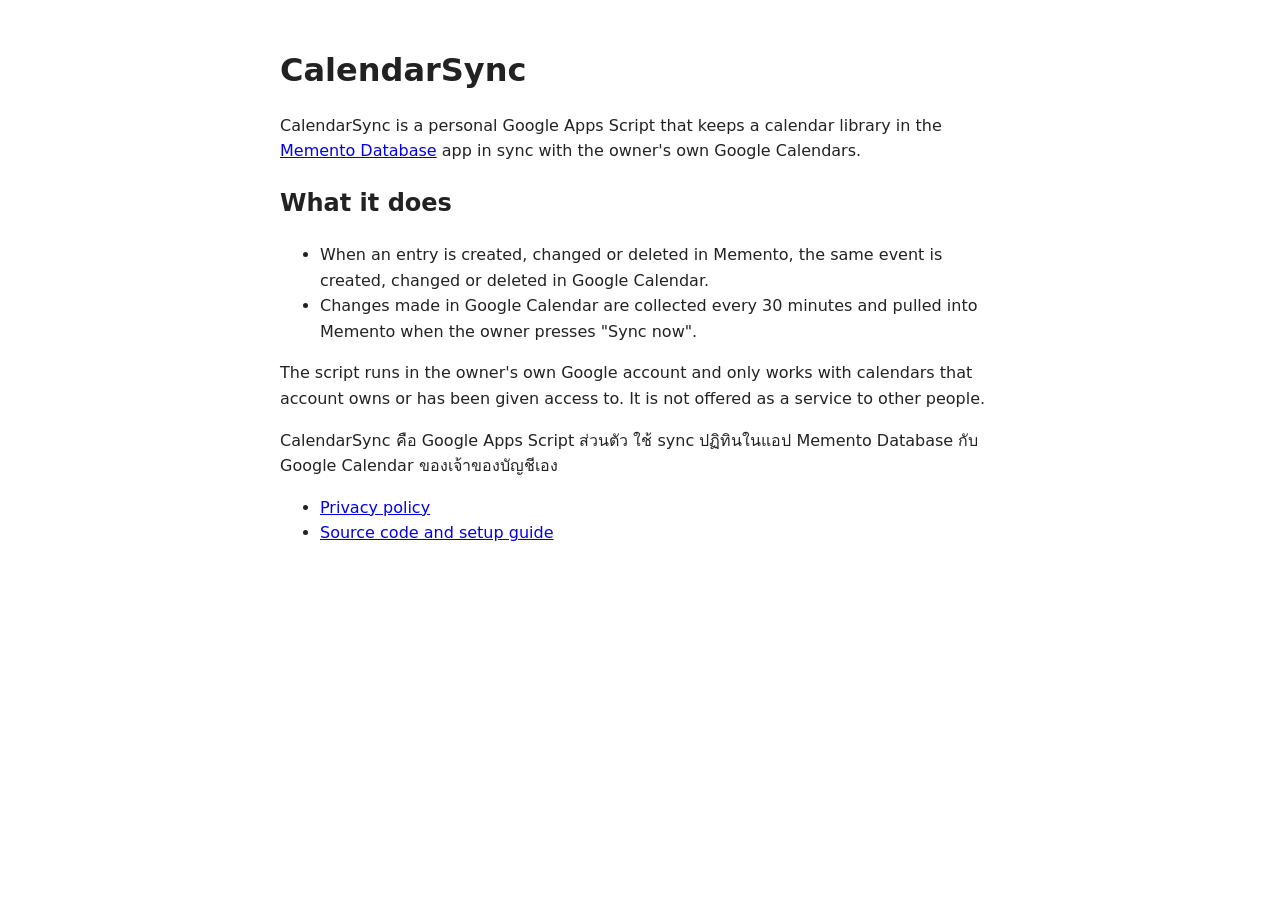
<file: docs/index.html>
<!doctype html>
<html lang="en">
<head>
<meta charset="utf-8">
<meta name="viewport" content="width=device-width, initial-scale=1">
<title>CalendarSync</title>
<style>
  body { font-family: system-ui, sans-serif; max-width: 720px; margin: 0 auto; padding: 24px 16px; line-height: 1.6; color: #222; background: #fff; }
  @media (prefers-color-scheme: dark) { body { color: #ddd; background: #161616; } a { color: #8ab4f8; } }
  h1 { margin-bottom: 0.2em; }
</style>
</head>
<body>
<h1>CalendarSync</h1>
<p>CalendarSync is a personal Google Apps Script that keeps a calendar library in the
<a href="https://mementodatabase.com/">Memento Database</a> app in sync with the owner's own Google Calendars.</p>

<h2>What it does</h2>
<ul>
  <li>When an entry is created, changed or deleted in Memento, the same event is created, changed or deleted in Google Calendar.</li>
  <li>Changes made in Google Calendar are collected every 30 minutes and pulled into Memento when the owner presses "Sync now".</li>
</ul>
<p>The script runs in the owner's own Google account and only works with calendars that account owns or has been given access to.
It is not offered as a service to other people.</p>

<p lang="th">CalendarSync คือ Google Apps Script ส่วนตัว ใช้ sync ปฏิทินในแอป Memento Database กับ Google Calendar ของเจ้าของบัญชีเอง</p>

<ul>
  <li><a href="privacy.html">Privacy policy</a></li>
  <li><a href="https://github.com/kimchaip/UroModule/tree/master/AppsScript">Source code and setup guide</a></li>
</ul>
</body>
</html>
</file>
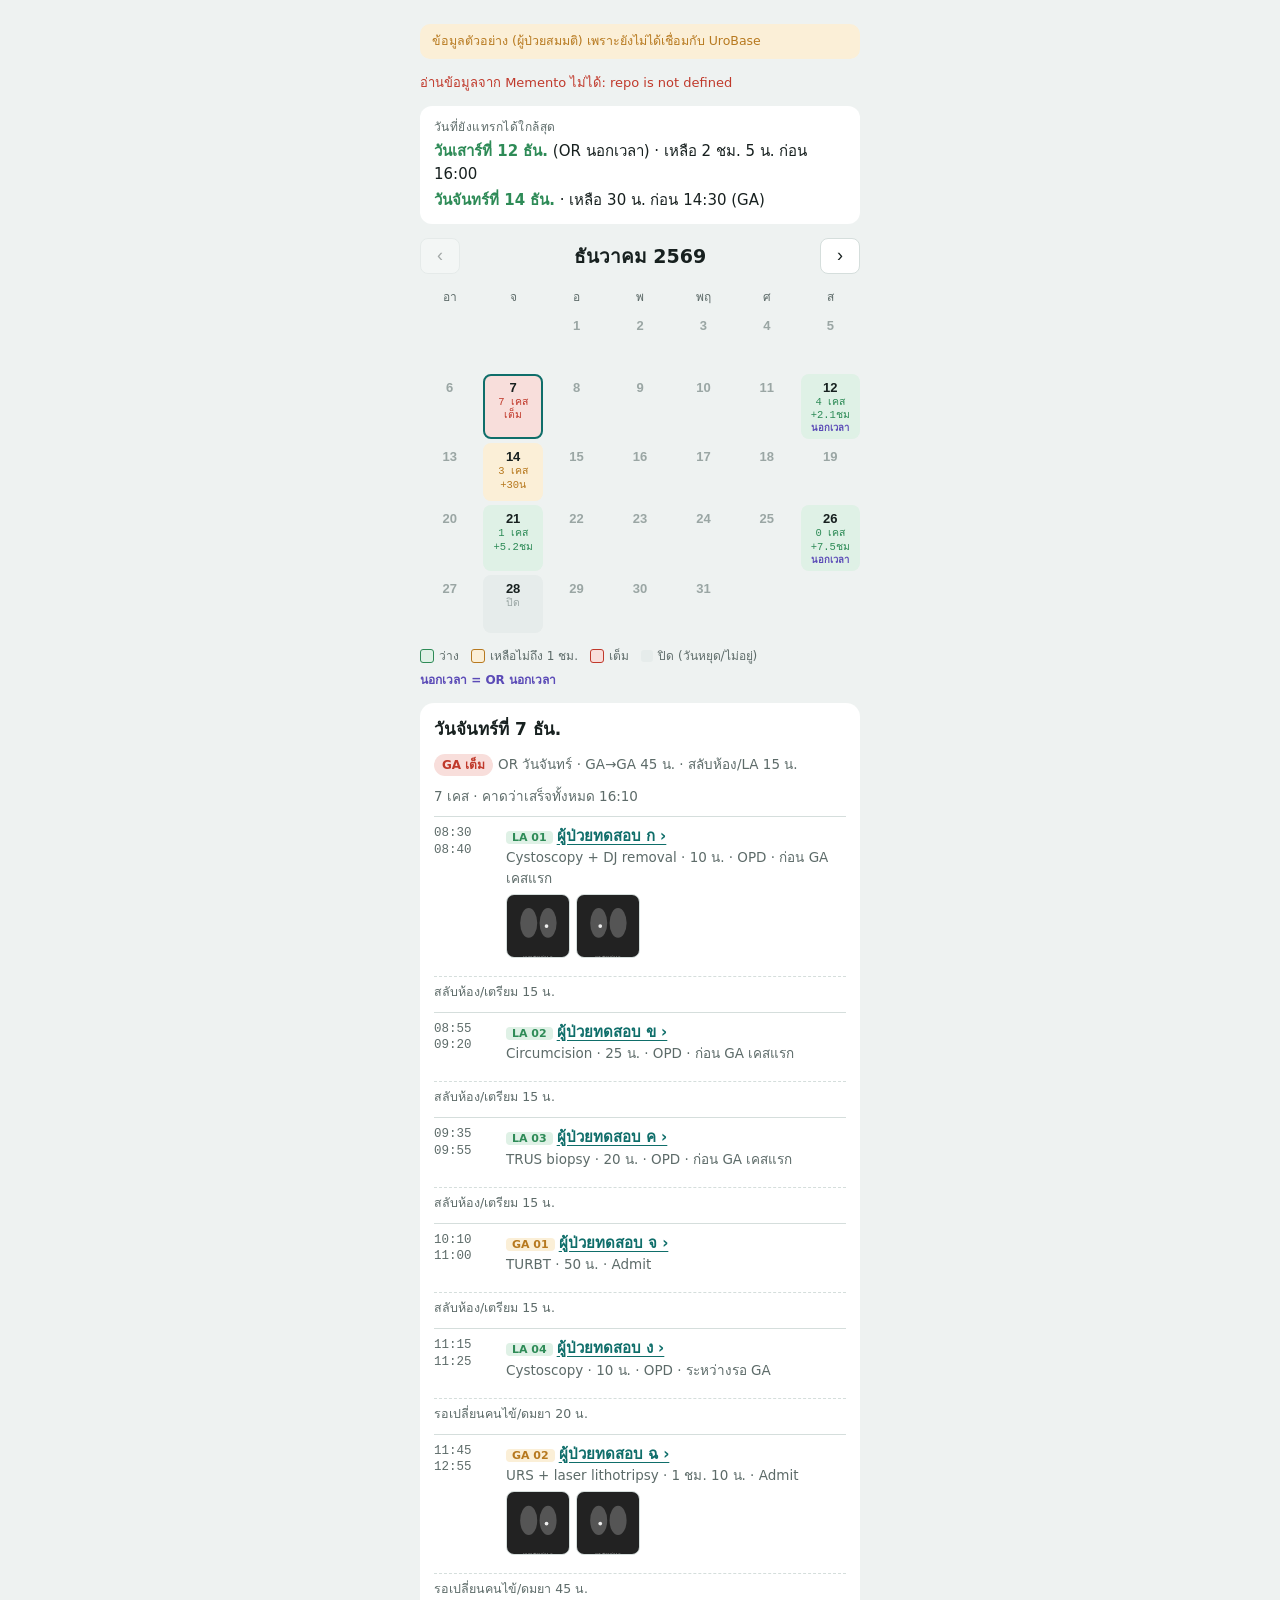
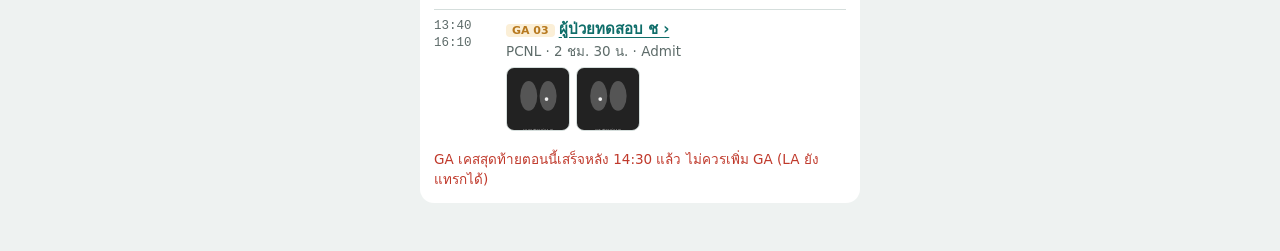
<file: MiniApp/OrQueue/index.html>
<!doctype html>
<html lang="th">
<head>
<meta charset="utf-8">
<meta name="viewport" content="width=device-width, initial-scale=1, viewport-fit=cover">
<title>คิวผ่าตัด Uro</title>
</head>
<body>
<style>
/* Layout: one phone-width column; month grid on top, tapped day's timeline below */
[hidden]{display:none!important}
:root{
  --bg:#eef2f1; --card:#ffffff; --fg:#17201f; --muted:#5d6b69; --line:#d5dedc;
  --accent:#0f6e6a; --free:#2e8b57; --freebg:#dff1e6; --tight:#b7791f; --tightbg:#fbefd7;
  --full:#c0392b; --fullbg:#f8dedb; --off:#9aa6a4; --offbg:#e6eceb; --oh:#5b4bb7;
  --font:system-ui,"Noto Sans Thai",sans-serif; --mono:ui-monospace,"Roboto Mono",monospace;
}
@media (prefers-color-scheme:dark){:root:not([data-theme="light"]){
  --bg:#0f1716; --card:#172221; --fg:#e4ecea; --muted:#9db0ad; --line:#2b3a38;
  --accent:#4fc2bb; --free:#5fcf8c; --freebg:#173528; --tight:#e6b04d; --tightbg:#3a2e14;
  --full:#f07a6c; --fullbg:#3d1d1a; --off:#6b7a78; --offbg:#1d2928; --oh:#a79bf2; color-scheme:dark}}
:root[data-theme="dark"]{
  --bg:#0f1716; --card:#172221; --fg:#e4ecea; --muted:#9db0ad; --line:#2b3a38;
  --accent:#4fc2bb; --free:#5fcf8c; --freebg:#173528; --tight:#e6b04d; --tightbg:#3a2e14;
  --full:#f07a6c; --fullbg:#3d1d1a; --off:#6b7a78; --offbg:#1d2928; --oh:#a79bf2; color-scheme:dark}
body{background:var(--bg);color:var(--fg);font-family:var(--font);font-size:15px;line-height:1.5}
.wrap{max-width:440px;margin:0 auto;padding-block:16px 40px;padding-left:max(16px,env(safe-area-inset-left,0px));padding-right:max(16px,env(safe-area-inset-right,0px));display:flex;flex-direction:column;gap:14px}
.note{font-size:13px;color:var(--muted);background:var(--card);border:1px dashed var(--line);border-radius:10px;padding:8px 12px}
.next{background:var(--card);border-radius:12px;padding:12px 14px;display:flex;flex-direction:column;gap:4px}
.next b{color:var(--free)}
.next .lbl{font-size:12px;color:var(--muted);letter-spacing:.04em}
.mhead{display:flex;align-items:center;justify-content:space-between}
.mhead h1{font-size:19px;margin:0;font-weight:700}
.mhead button{background:var(--card);border:1px solid var(--line);color:var(--fg);border-radius:8px;width:40px;height:36px;font-size:18px;cursor:pointer}
.mhead button:disabled{opacity:.35}
.grid{display:grid;grid-template-columns:repeat(7,1fr);gap:4px}
.dow{text-align:center;font-size:12px;color:var(--muted);padding-bottom:2px}
.cell{min-height:58px;border-radius:8px;padding:4px 3px;display:flex;flex-direction:column;align-items:center;gap:1px;font-size:13px;color:var(--off);border:2px solid transparent;background:transparent}
.cell.op{cursor:pointer;color:var(--fg)}
.cell.free{background:var(--freebg)}.cell.tight{background:var(--tightbg)}.cell.full{background:var(--fullbg)}
.cell.closed{background:var(--offbg)}
.cell.sel{border-color:var(--accent)}
.cell .d{font-weight:600}
.cell .s{font-family:var(--mono);font-size:10.5px;line-height:1.2}
.cell.free .s{color:var(--free)}.cell.tight .s{color:var(--tight)}.cell.full .s{color:var(--full)}.cell.closed .s{color:var(--off)}
.cell .tag{font-size:9.5px;color:var(--oh);font-weight:600;line-height:1.1}
.cell.past{opacity:.45}
.legend{display:flex;flex-wrap:wrap;gap:6px 12px;font-size:12px;color:var(--muted)}
.legend span{display:inline-flex;align-items:center;gap:5px}
.legend i{width:12px;height:12px;border-radius:3px;display:inline-block}
.day{background:var(--card);border-radius:14px;padding:14px;display:flex;flex-direction:column;gap:10px}
.day h2{margin:0;font-size:17px}
.pill{display:inline-block;font-size:12px;font-weight:600;padding:2px 8px;border-radius:99px}
.pill.free{background:var(--freebg);color:var(--free)}.pill.tight{background:var(--tightbg);color:var(--tight)}.pill.full{background:var(--fullbg);color:var(--full)}.pill.closed{background:var(--offbg);color:var(--off)}
.sum{font-size:13.5px;color:var(--muted)}
.case{display:grid;grid-template-columns:62px 1fr;gap:10px;padding:8px 0;border-top:1px solid var(--line)}
.case .t{font-family:var(--mono);font-size:12.5px;color:var(--muted);line-height:1.35}
.case .n{font-weight:600}
.case .o{font-size:13.5px;color:var(--muted)}
.type{font-size:11px;font-weight:700;padding:0 6px;border-radius:4px;margin-right:4px}
.type.GA{background:var(--tightbg);color:var(--tight)}.type.LA{background:var(--freebg);color:var(--free)}
.warn{color:var(--full);font-size:12.5px}
.gap{border-top:1px dashed var(--line);padding:6px 0 0;font-size:12.5px;color:var(--muted)}
.cut{border-top:2px solid var(--full);padding-top:4px;font-size:12px;color:var(--full);font-weight:600}
.slot{border:2px dashed var(--free);border-radius:10px;padding:8px 10px;color:var(--free);font-weight:600;font-size:14px}
.slot.t{border-color:var(--tight);color:var(--tight)}
.err{color:var(--full);font-size:13px;white-space:pre-wrap}
.demo{font-size:12.5px;color:var(--tight);background:var(--tightbg);border-radius:10px;padding:8px 12px}
.ph{display:flex;gap:6px;margin-top:6px;flex-wrap:wrap}
.thumb{width:64px;height:64px;padding:0;border:1px solid var(--line);border-radius:8px;overflow:hidden;background:var(--offbg);cursor:pointer;color:var(--fg);font-weight:600}
.thumb img{width:100%;height:100%;object-fit:cover;display:block}
.thumb.bad::after{content:"ไม่มีรูป";font-size:11px;color:var(--muted)}
.thumb.bad img{display:none}
.viewer{position:fixed;inset:0;z-index:20;background:#000;display:flex;flex-direction:column;padding-top:env(safe-area-inset-top,0px);padding-bottom:env(safe-area-inset-bottom,0px)}
.viewer img{flex:1;min-height:0;width:100%;object-fit:contain;touch-action:pinch-zoom}
.vbar{display:flex;align-items:center;gap:8px;padding:10px max(12px,env(safe-area-inset-left,0px));color:#eee;font-size:14px}
.vbar span{flex:1;min-width:0;text-align:center}
.vbar button{background:#333;color:#fff;border:0;border-radius:8px;width:44px;height:40px;font-size:18px;cursor:pointer}
.link{background:none;border:0;padding:0;font:inherit;font-weight:600;color:var(--accent);text-decoration:underline;text-underline-offset:3px;cursor:pointer;text-align:left}
.toast{position:fixed;left:50%;transform:translateX(-50%);bottom:calc(20px + env(safe-area-inset-bottom,0px));z-index:30;background:var(--fg);color:var(--bg);padding:8px 14px;border-radius:99px;font-size:13.5px;max-width:90%}
</style>
<div class="wrap">
  <div class="demo" id="demo" hidden>ข้อมูลตัวอย่าง (ผู้ป่วยสมมติ) เพราะยังไม่ได้เชื่อมกับ UroBase</div>
  <div class="err" id="err"></div>
  <div class="next" id="next"></div>
  <div class="mhead">
    <button id="prev" type="button" aria-label="เดือนก่อน">‹</button>
    <h1 id="mtitle"></h1>
    <button id="nextm" type="button" aria-label="เดือนถัดไป">›</button>
  </div>
  <div class="grid" id="grid"></div>
  <div class="legend">
    <span><i style="background:var(--freebg);border:1px solid var(--free)"></i>ว่าง</span>
    <span><i style="background:var(--tightbg);border:1px solid var(--tight)"></i>เหลือไม่ถึง 1 ชม.</span>
    <span><i style="background:var(--fullbg);border:1px solid var(--full)"></i>เต็ม</span>
    <span><i style="background:var(--offbg)"></i>ปิด (วันหยุด/ไม่อยู่)</span>
    <span style="color:var(--oh);font-weight:600">นอกเวลา = OR นอกเวลา</span>
  </div>
  <div class="day" id="day"></div>
</div>
<div class="viewer" id="viewer" hidden>
  <img id="vimg" alt="รูปขยาย">
  <div class="vbar">
    <button type="button" id="vprev" aria-label="รูปก่อน">‹</button>
    <span id="vcap"></span>
    <button type="button" id="vnext" aria-label="รูปถัดไป">›</button>
    <button type="button" id="vclose" aria-label="ปิด">✕</button>
  </div>
</div>
<div class="toast" id="toast" hidden></div>
<script src="repository.js"></script>
<script>
// OrQueue: estimate the OR timeline of one day and how much room is left.
// Pure functions, no Memento API, so the same code runs in the mini app,
// in the mockup and in node tests (test/orqueue.test.js).
//
// Rules (kim, 2026-11-13):
//  - OR days: every Monday, plus days with a Holidays entry of calendar "Kim"
//    titled "OR นอกเวลา" (Saturdays). There is never OR นอกเวลา on a Monday.
//  - Start 08:30.
//  - LA (OPD) cases go first while the first GA patient is prepared (2-3 cases),
//    and between GA cases (about 2 cases) instead of waiting for the GA turnover.
//    OPD LA is never the last case. Admitted LA may be done after the last GA.
//  - GA cases: shortest first (not by Que), so the long one is last.
//  - Turnover: GA -> GA 45 min on Monday, 20 min OR นอกเวลา (2 rooms alternate).
//    LA -> LA and LA <-> GA 15 min (different room, op note).
//  - Monday: a new GA can be added when the current last GA ends by 14:30
//    (the second-to-last case must finish by 14:30; the last may run late).
//  - OR นอกเวลา: the last case must START before 16:00.
//  - Missing OpLength: assume GA 60 min, LA 15 min.

var orq = {
  START: 8 * 60 + 30,
  MON_CUT: 14 * 60 + 30,
  OH_LAST_START: 16 * 60,
  GA_TURN: { MON: 45, OH: 20 },
  SWITCH: 15,
  DEFAULT_LEN: { GA: 60, LA: 15 },
  LA_FIRST_MAX: 3,   // LA before the first GA
  LA_GAP_MAX: 2,     // LA between two GA
  GREEN_MIN: 60,     // minutes left for "free" (green); less = "tight" (yellow)

  // Kind of day from the Holidays entries of that date.
  // hols: [{ title, calendar, holiday:Boolean, outOfDuty:Boolean }]
  // returns null (not an OR day), {kind:"closed", why}, or {kind:"op", mode:"MON"|"OH"}
  dayKind: function (date, hols) {
    hols = hols || [];
    var off = hols.filter(function (h) { return h.outOfDuty; });
    if (off.length) return { kind: "closed", why: off[0].title || "ไม่อยู่" };
    var oh = hols.some(function (h) {
      return h.calendar == "Kim" && /or\s*นอกเวลา/i.test(h.title || "");
    });
    if (oh) return { kind: "op", mode: "OH" };
    if (date.getDay() !== 1) return null;
    var hol = hols.filter(function (h) { return h.holiday; });
    if (hol.length) return { kind: "closed", why: hol[0].title || "วันหยุด" };
    return { kind: "op", mode: "MON" };
  },

  // cases: [{ type:"GA"|"LA", que:Number, minutes:Number|null, visit:"OPD"|"Admit", ...anything }]
  // returns rows (in time order) with s/e = start/end in minutes from midnight.
  simulate: function (mode, cases) {
    var self = this;
    var norm = function (c) {
      var m = Number(c.minutes);
      var guess = !(m > 0);
      return Object.assign({}, c, { guess: guess, len: guess ? self.DEFAULT_LEN[c.type] : Math.round(m) });
    };
    var byQue = function (a, b) { return (Number(a.que) || 99) - (Number(b.que) || 99); };
    var ga = cases.filter(function (c) { return c.type == "GA"; }).map(norm)
      .sort(function (a, b) { return a.len - b.len || byQue(a, b); });
    var la = cases.filter(function (c) { return c.type != "GA"; }).map(norm).sort(byQue);
    var opd = la.filter(function (c) { return c.visit != "Admit"; });
    var adm = la.filter(function (c) { return c.visit == "Admit"; });

    var rows = [];
    var t = this.START;
    var push = function (c, s, where) {
      rows.push(Object.assign({}, c, { s: s, e: s + c.len, where: where }));
      t = s + c.len;
    };

    if (ga.length == 0) {           // LA only day
      opd.concat(adm).forEach(function (c, i) { push(c, i ? t + self.SWITCH : t, ""); });
      return { rows: rows, gaEnds: [], end: rows.length ? t : null };
    }

    // slots[0] = before the first GA, slots[i] = between GA i-1 and GA i
    var slots = [];
    for (var i = 0; i < ga.length; i++) slots.push([]);
    var cap = function (i) { return i == 0 ? self.LA_FIRST_MAX : self.LA_GAP_MAX; };
    var fill = function (list) {
      var rest = [];
      list.forEach(function (c) {
        for (var i = 0; i < slots.length; i++) {
          if (slots[i].length < cap(i)) { slots[i].push(c); return; }
        }
        rest.push(c);
      });
      return rest;
    };
    var opdRest = fill(opd);
    // OPD LA must not be last: overflow goes into the last slot (before the last GA)
    opdRest.forEach(function (c) { slots[slots.length - 1].push(c); });
    var admRest = fill(adm);

    var gaEnds = [];
    ga.forEach(function (g, i) {
      var start;
      if (i == 0) {
        slots[0].forEach(function (c, j) { push(c, j ? t + self.SWITCH : self.START, "ก่อน GA เคสแรก"); });
        start = slots[0].length ? t + self.SWITCH : self.START;
      } else {
        var ready = t + self.GA_TURN[mode];
        slots[i].forEach(function (c) { push(c, t + self.SWITCH, "ระหว่างรอ GA"); });
        start = slots[i].length ? Math.max(ready, t + self.SWITCH) : ready;
      }
      push(g, start, "");
      gaEnds.push(t);
    });
    admRest.forEach(function (c) { push(c, t + self.SWITCH, "หลัง GA เสร็จ"); });
    return { rows: rows, gaEnds: gaEnds, end: t };
  },

  // Room left on a day. status: "free" | "tight" | "full"
  //  MON: left = 14:30 - end of the last GA (LA can always be added)
  //  OH : left = 16:00 - time a new GA could start
  dayStatus: function (mode, cases) {
    var sim = this.simulate(mode, cases);
    var left, nextStart;
    if (mode == "MON") {
      var lastGa = sim.gaEnds.length ? sim.gaEnds[sim.gaEnds.length - 1] : this.START;
      left = this.MON_CUT - lastGa;
      nextStart = sim.gaEnds.length ? lastGa + this.GA_TURN.MON : (sim.end != null ? sim.end + this.SWITCH : this.START);
    } else {
      nextStart = sim.end == null ? this.START : sim.end + this.GA_TURN.OH;
      left = this.OH_LAST_START - nextStart;
    }
    var status = left < 0 ? "full" : (left >= this.GREEN_MIN ? "free" : "tight");
    return Object.assign(sim, { mode: mode, left: Math.max(left, 0), status: status, nextStart: nextStart });
  },

  hm: function (m) {
    return ("0" + Math.floor(m / 60)).slice(-2) + ":" + ("0" + (m % 60)).slice(-2);
  }
};


// ===================== DATA =====================
// loadMemento(from, to) returns a Promise of { cases: [...], hols: [...] } for dates from..to.
//   cases: one per UroBase entry
//     { date: Date, type: ORType ("GA"|"LA"), que: Que, minutes: OpLength in minutes (null if empty),
//       visit: VisitType ("OPD"|"Admit"), status: Status, dr: Dr, name: Patient link title, op: Op, dx: Dx,
//       photos: Photo field (image) as an array of strings an <img src> in this app can show; [] if none,
//       id: the entry id (used by openEntry) }
//   hols: one per Holidays entry
//     { date: Date, title: Title, calendar: Calendar, holiday: Holiday (bool), outOfDuty: OutOfDuty (bool) }
// UroBase OpLength is a duration in milliseconds -> divide by 60000.
// loadMemento and openEntry are the only functions that talk to Memento (through repo in repository.js,
// written by the Memento Builder). Read only, never write.
async function loadMemento(from, to) {
  if (typeof repo == "undefined") throw new Error("NOT_CONNECTED");   // outside Memento (mockup)
  var dayString = function (date) {
    return date.getFullYear() + "-" + ("0" + (date.getMonth() + 1)).slice(-2) + "-" + ("0" + date.getDate()).slice(-2);
  };
  var asDate = function (value) {
    if (!value) return null;
    if (value instanceof Date) return new Date(value.getFullYear(), value.getMonth(), value.getDate());
    var match = String(value).match(/^(\d{4})-(\d{2})-(\d{2})/);
    if (match) return new Date(Number(match[1]), Number(match[2]) - 1, Number(match[3]));
    var parsed = new Date(value);
    return isNaN(parsed.getTime()) ? null : new Date(parsed.getFullYear(), parsed.getMonth(), parsed.getDate());
  };
  var range = { $gte: dayString(from), $lte: dayString(to) };
  var results = await Promise.all([
    repo.urobase.list({ where: { date: range } }),
    repo.holidays.list({ where: { date: range } })
  ]);
  var cases = results[0].map(function (entry) {
    var patient = entry.patient;
    var patientName = Array.isArray(patient) ? (patient[0] && patient[0].title) : (patient && patient.title);
    var filenames = Array.isArray(entry.photo) ? entry.photo : [];
    return {
      id: entry.id,
      date: asDate(entry.date),
      type: entry.ortype,
      que: entry.que,
      minutes: entry.oplength == null || !(Number(entry.oplength) > 0) ? null : Number(entry.oplength) / 60000,
      visit: entry.visittype,
      status: entry.status,
      dr: entry.dr,
      name: patientName || "ไม่ระบุชื่อ",
      op: entry.op,
      dx: entry.dx,
      photos: filenames.map(function (filename) {
        return repo.urobase.fileUrl(entry.id, "photo", filename, { size: 512 });
      })
    };
  }).filter(function (item) { return item.date; });
  var hols = results[1].map(function (entry) {
    return {
      date: asDate(entry.date),
      title: entry.title_2,
      calendar: entry.calendar,
      holiday: !!entry.holiday,
      outOfDuty: !!entry.outofduty
    };
  }).filter(function (item) { return item.date; });
  return { cases: cases, hols: hols };
}

// openEntry(c) opens the UroBase entry c (c.id) in Memento's entry view card. Resolves false if it cannot.
async function openEntry(c) {
  if (!c || !c.id || typeof repo == "undefined") return false;
  try {
    var entry = await repo.urobase.lib.findById(c.id);
    if (!entry) return false;
    await entry.show();
    return true;
  } catch (err) {
    return false;
  }
}

var DR = "ชัยพร";          // only kim's cases (empty Dr is counted too)
var MONTHS_AHEAD = 3;

function keepCase(c) {
  return c.status != "Not" && (!c.dr || String(c.dr).indexOf(DR) > -1) && (c.type == "GA" || c.type == "LA");
}

// Demo data (fake patients) used when Memento is not connected, e.g. in the mockup.
function demoData(today) {
  var d = function (n) { var x = new Date(today); x.setDate(x.getDate() + n); return x; };
  var firstMon = (8 - today.getDay()) % 7 || 7;
  var mon = function (w) { return d(firstMon + 7 * w); };
  var sat = function (w) { return d(firstMon + 7 * w + 5); };
  var C = function (date, type, que, op, minutes, visit, name) {
    var photos = /URS|PCNL|lithotripsy|DJ/.test(op) ? [demoPhoto("KUB", name), demoPhoto("CT", name)] : [];
    return { id: "demo-" + name, date: date, type: type, que: que, op: op, minutes: minutes, visit: visit, name: "ผู้ป่วยทดสอบ " + name, status: "Plan", dr: DR, photos: photos };
  };
  var cases = [
    C(mon(0), "LA", 1, "Cystoscopy + DJ removal", 10, "OPD", "ก"), C(mon(0), "LA", 2, "Circumcision", 25, "OPD", "ข"),
    C(mon(0), "LA", 3, "TRUS biopsy", 20, "OPD", "ค"), C(mon(0), "LA", 4, "Cystoscopy", 10, "OPD", "ง"),
    C(mon(0), "GA", 1, "TURBT", 50, "Admit", "จ"), C(mon(0), "GA", 2, "URS + laser lithotripsy", 70, "Admit", "ฉ"),
    C(mon(0), "GA", 3, "PCNL", 150, "Admit", "ช"),
    C(sat(0), "GA", 1, "URS + laser lithotripsy", 65, "Admit", "ซ"), C(sat(0), "GA", 2, "TURP", 75, "Admit", "ฌ"),
    C(sat(0), "GA", 3, "TURBT", 45, "Admit", "ญ"), C(sat(0), "GA", 4, "DJ insertion", null, "Admit", "ฎ"),
    C(mon(1), "LA", 1, "Vasectomy", 30, "OPD", "ฏ"), C(mon(1), "GA", 1, "Radical nephrectomy (lap)", 180, "Admit", "ฐ"),
    C(mon(1), "GA", 2, "URS", 60, "Admit", "ฑ"),
    C(mon(2), "GA", 1, "TURBT", 50, "Admit", "ฒ"),
    C(sat(4), "GA", 1, "PCNL", 140, "Admit", "ณ"), C(sat(4), "GA", 2, "URS + laser lithotripsy", 70, "Admit", "ด"),
    C(sat(4), "GA", 3, "TURP", 80, "Admit", "ต"), C(sat(4), "GA", 4, "TURBT", 50, "Admit", "ถ"),
    C(sat(4), "GA", 5, "URS", 60, "Admit", "ท"),
    C(mon(5), "LA", 1, "TRUS biopsy", 15, "OPD", "ธ"), C(mon(5), "GA", 1, "TURP", 80, "Admit", "น"),
    C(mon(5), "GA", 2, "URS", 60, "Admit", "บ"), C(mon(5), "LA", 2, "Circumcision", 25, "Admit", "ป")
  ];
  var H = function (date, title, calendar, holiday, outOfDuty) {
    return { date: date, title: title, calendar: calendar, holiday: !!holiday, outOfDuty: !!outOfDuty };
  };
  var hols = [
    H(sat(0), "OR นอกเวลา", "Kim"), H(sat(2), "OR นอกเวลา", "Kim"), H(sat(4), "OR นอกเวลา", "Kim"),
    H(sat(7), "OR นอกเวลา", "Kim"), H(sat(10), "OR นอกเวลา", "Kim"),
    H(mon(3), "วันหยุดชดเชย", "Holidays", true, false), H(mon(8), "ไม่อยู่ (ประชุม)", "Kim", false, true)
  ];
  return { cases: cases, hols: hols };
}

// Placeholder picture for the demo (not a real image).
function demoPhoto(kind, tag) {
  var svg = '<svg xmlns="http://www.w3.org/2000/svg" width="400" height="500" viewBox="0 0 400 500"><rect width="400" height="500" fill="#222"/>' +
    '<ellipse cx="140" cy="230" rx="55" ry="95" fill="#555"/><ellipse cx="265" cy="230" rx="55" ry="95" fill="#555"/>' +
    '<circle cx="' + (kind == "CT" ? 150 : 255) + '" cy="250" r="12" fill="#eee"/>' +
    '<text x="200" y="460" fill="#aaa" font-size="28" text-anchor="middle" font-family="sans-serif">' + kind + ' ตัวอย่าง ' + tag + '</text></svg>';
  return "data:image/svg+xml;charset=utf-8," + encodeURIComponent(svg);
}

// ===================== VIEW =====================
var TH_M = ["มกราคม", "กุมภาพันธ์", "มีนาคม", "เมษายน", "พฤษภาคม", "มิถุนายน", "กรกฎาคม", "สิงหาคม", "กันยายน", "ตุลาคม", "พฤศจิกายน", "ธันวาคม"];
var TH_D = ["อา", "จ", "อ", "พ", "พฤ", "ศ", "ส"];
var TH_DL = ["อาทิตย์", "จันทร์", "อังคาร", "พุธ", "พฤหัสบดี", "ศุกร์", "เสาร์"];
var key = function (d) { return d.getFullYear() + "-" + (d.getMonth() + 1) + "-" + d.getDate(); };
var hm = function (m) { return orq.hm(m); };
var dur = function (m) { return m >= 60 ? Math.floor(m / 60) + " ชม." + (m % 60 ? " " + m % 60 + " น." : "") : m + " น."; };
var short = function (m) { return m >= 60 ? (m / 60).toFixed(m % 60 ? 1 : 0) + "ชม" : m + "น"; };
var thDate = function (d) { return "วัน" + TH_DL[d.getDay()] + "ที่ " + d.getDate() + " " + TH_M[d.getMonth()].slice(0, 3) + "."; };
var esc = function (s) { return String(s == null ? "" : s).replace(/[&<>"]/g, function (c) { return { "&": "&amp;", "<": "&lt;", ">": "&gt;", '"': "&quot;" }[c]; }); };
var $ = function (id) { return document.getElementById(id); };

var TODAY = new Date(); TODAY.setHours(0, 0, 0, 0);
var END = new Date(TODAY); END.setMonth(END.getMonth() + MONTHS_AHEAD);
var CASES = {}, HOLS = {}, mOff = 0, sel = null;

function index(data) {
  CASES = {}; HOLS = {};
  data.cases.filter(keepCase).forEach(function (c) {
    var k = key(new Date(c.date)); (CASES[k] = CASES[k] || []).push(c);
  });
  data.hols.forEach(function (h) { var k = key(new Date(h.date)); (HOLS[k] = HOLS[k] || []).push(h); });
}

function dayInfo(d) {
  var k = key(d), kind = orq.dayKind(d, HOLS[k]), cases = CASES[k] || [];
  if (!kind) return cases.length ? { kind: "extra", cases: cases } : null;
  if (kind.kind == "closed") return Object.assign(kind, { cases: cases });
  return Object.assign({ kind: "op" }, orq.dayStatus(kind.mode, cases));
}

var lim = function (i) { return i.mode == "MON" ? "ก่อน 14:30 (GA)" : "ก่อน 16:00"; };

function renderNext() {
  var out = [];
  for (var d = new Date(TODAY); d <= END && out.length < 2; d.setDate(d.getDate() + 1)) {
    if (d <= TODAY) continue;
    var i = dayInfo(d);
    if (i && i.kind == "op" && i.status != "full") out.push([new Date(d), i]);
  }
  $("next").innerHTML = '<span class="lbl">วันที่ยังแทรกได้ใกล้สุด</span>' + (out.length ? out.map(function (x) {
    return "<div><b>" + thDate(x[0]) + "</b> " + (x[1].mode == "OH" ? "(OR นอกเวลา) " : "") + "· เหลือ " + dur(x[1].left) + " " + lim(x[1]) + "</div>";
  }).join("") : "<div>ไม่มีวันว่างใน " + MONTHS_AHEAD + " เดือน</div>");
}

function renderMonth() {
  var base = new Date(TODAY.getFullYear(), TODAY.getMonth() + mOff, 1);
  $("mtitle").textContent = TH_M[base.getMonth()] + " " + (base.getFullYear() + 543);
  $("prev").disabled = mOff == 0; $("nextm").disabled = mOff == MONTHS_AHEAD;
  var g = $("grid");
  g.innerHTML = TH_D.map(function (x) { return '<div class="dow">' + x + "</div>"; }).join("");
  for (var i = 0; i < base.getDay(); i++) g.insertAdjacentHTML("beforeend", "<div></div>");
  var n = new Date(base.getFullYear(), base.getMonth() + 1, 0).getDate();
  for (var day = 1; day <= n; day++) (function (d) {
    var info = dayInfo(d), el = document.createElement("button");
    el.className = "cell"; el.type = "button"; el.innerHTML = '<span class="d">' + d.getDate() + "</span>";
    if (info) {
      var cls = info.kind == "op" ? info.status : info.kind == "closed" ? "closed" : "full";
      el.classList.add("op", cls);
      if (d < TODAY) el.classList.add("past");
      if (info.kind == "closed") el.innerHTML += '<span class="s">ปิด</span>' + (info.cases.length ? '<span class="tag">มีเคส!</span>' : "");
      else if (info.kind == "extra") el.innerHTML += '<span class="s">' + info.cases.length + ' เคส</span><span class="tag">นอกวัน OR</span>';
      else {
        el.innerHTML += '<span class="s">' + info.rows.length + ' เคส</span><span class="s">' + (info.status == "full" ? "เต็ม" : "+" + short(info.left)) + "</span>";
        if (info.mode == "OH") el.innerHTML += '<span class="tag">นอกเวลา</span>';
      }
      el.onclick = function () { sel = key(d); renderMonth(); renderDay(d); };
      if (sel == key(d)) el.classList.add("sel");
    } else el.disabled = true;
    g.appendChild(el);
  })(new Date(base.getFullYear(), base.getMonth(), day));
}

var ENTRIES = [];
function tapEntry(i) {
  var c = ENTRIES[i];
  Promise.resolve().then(function () { return openEntry(c); }).catch(function () { return false; }).then(function (ok) {
    if (ok === false) toast("เปิด entry ไม่ได้" + (c && String(c.id).indexOf("demo-") == 0 ? " (ข้อมูลตัวอย่าง)" : ""));
  });
}
function toast(msg) {
  var t = $("toast"); t.textContent = msg; t.hidden = false;
  clearTimeout(toast.h); toast.h = setTimeout(function () { t.hidden = true; }, 2500);
}

function caseRow(r) {
  var i = ENTRIES.push(r) - 1;
  return '<div class="case"><div class="t">' + (r.s != null ? hm(r.s) + "<br>" + hm(r.e) : "") + '</div><div><div class="n"><span class="type ' + r.type + '">' + r.type + " " + esc(("0" + (r.que || "")).slice(-2)) + '</span><button type="button" class="link" onclick="tapEntry(' + i + ')">' + esc(r.name) + " ›</button>" +
    '</div><div class="o">' + esc(r.op) + (r.guess ? "" : r.len ? " · " + dur(r.len) : "") + (r.visit ? " · " + esc(r.visit) : "") + (r.where ? " · " + r.where : "") + "</div>" +
    (r.guess ? '<div class="warn">ไม่มีเวลาผ่าตัดในข้อมูล ใช้ค่าประมาณ ' + orq.DEFAULT_LEN[r.type] + " น.</div>" : "") + photoStrip(r) + "</div></div>";
}

// Photo thumbnails (first 3), tap to open full screen.
var PHOTOS = [];
function photoStrip(r) {
  var list = (r.photos || []).filter(Boolean);
  if (!list.length) return "";
  var id = PHOTOS.push({ list: list, name: r.name }) - 1;
  var h = '<div class="ph">';
  list.slice(0, 3).forEach(function (src, j) {
    h += '<button type="button" class="thumb" onclick="openPhoto(' + id + "," + j + ')"><img loading="lazy" alt="รูป ' + (j + 1) + '" src="' + esc(src) + '" onerror="this.parentNode.classList.add(\'bad\')"></button>';
  });
  if (list.length > 3) h += '<button type="button" class="thumb more" onclick="openPhoto(' + id + ',3)">+' + (list.length - 3) + "</button>";
  return h + "</div>";
}
var view = { id: 0, j: 0 };
function openPhoto(id, j) { view = { id: id, j: j }; showPhoto(); $("viewer").hidden = false; }
function showPhoto() {
  var p = PHOTOS[view.id], n = p.list.length;
  view.j = (view.j + n) % n;
  $("vimg").src = p.list[view.j];
  $("vcap").textContent = p.name + " · รูป " + (view.j + 1) + "/" + n;
  $("vprev").hidden = $("vnext").hidden = n < 2;
}

function renderDay(d) {
  PHOTOS = []; ENTRIES = [];
  var i = dayInfo(d), box = $("day");
  if (i.kind != "op") {
    box.innerHTML = "<h2>" + thDate(d) + "</h2>" + (i.kind == "closed"
      ? '<span class="pill closed">ปิด</span><div class="sum">' + esc(i.why) + " (จาก Holidays)</div>"
      : '<span class="pill full">ไม่ใช่วัน OR</span>') + (i.cases.length ? '<div class="warn">มีเคสลงไว้วันนี้ ' + i.cases.length + " เคส</div>" + i.cases.map(caseRow).join("") : "");
    return;
  }
  var label = i.mode == "MON" ? { free: "แทรก GA ได้", tight: "แทรก GA ได้อีก 1 เคส", full: "GA เต็ม" }[i.status] : { free: "ว่าง", tight: "เหลือน้อย", full: "เต็ม" }[i.status];
  var h = "<h2>" + thDate(d) + '</h2><div><span class="pill ' + i.status + '">' + label + '</span> <span class="sum">' + (i.mode == "OH" ? "OR นอกเวลา · GA→GA 20 น." : "OR วันจันทร์ · GA→GA 45 น.") + " · สลับห้อง/LA 15 น.</span></div>";
  h += '<div class="sum">' + i.rows.length + " เคส" + (i.end != null ? " · คาดว่าเสร็จทั้งหมด " + hm(i.end) : "") + "</div>";
  var prevE = null, cut = false;
  i.rows.forEach(function (r) {
    if (i.mode == "MON" && !cut && r.type == "GA" && r.s > orq.MON_CUT) { h += '<div class="cut">14:30 · GA ที่เริ่มหลังจากนี้ต้องเป็นเคสสุดท้าย</div>'; cut = true; }
    if (prevE != null && r.s > prevE) h += '<div class="gap">' + (r.type == "GA" && r.s - prevE > orq.SWITCH ? "รอเปลี่ยนคนไข้/ดมยา" : "สลับห้อง/เตรียม") + " " + (r.s - prevE) + " น.</div>";
    h += caseRow(r); prevE = r.e;
  });
  if (i.status != "full") {
    h += i.mode == "MON"
      ? '<div class="slot ' + (i.status == "tight" ? "t" : "") + '">แทรก GA ได้ · เหลือ ' + dur(i.left) + ' ก่อน 14:30<br><span style="font-weight:400;font-size:13px">GA ใหม่ที่ยาวที่สุดของวันจะอยู่ท้ายสุด จึงยาวเท่าไรก็ได้ · LA OPD แทรกได้เสมอ</span></div>'
      : '<div class="slot ' + (i.status == "tight" ? "t" : "") + '">GA ใหม่เริ่มได้ราว ' + hm(i.nextStart) + " · เหลือ " + dur(i.left) + ' ก่อน 16:00<br><span style="font-weight:400;font-size:13px">เคสสุดท้ายต้องเริ่มก่อน 16:00</span></div>';
  } else h += '<div class="sum" style="color:var(--full)">' + (i.mode == "MON" ? "GA เคสสุดท้ายตอนนี้เสร็จหลัง 14:30 แล้ว ไม่ควรเพิ่ม GA (LA ยังแทรกได้)" : "เคสใหม่จะเริ่มหลัง 16:00 แล้ว") + "</div>";
  box.innerHTML = h;
}

function show(data, demo) {
  index(data);
  $("demo").hidden = !demo;
  renderNext();
  var first = null;
  for (var d = new Date(TODAY); d <= END && !first; d.setDate(d.getDate() + 1)) { var i = dayInfo(d); if (i && i.kind == "op") first = new Date(d); }
  if (first) { sel = key(first); mOff = (first.getFullYear() - TODAY.getFullYear()) * 12 + first.getMonth() - TODAY.getMonth(); }
  renderMonth();
  if (first) renderDay(first);
}

$("vclose").onclick = function () { $("viewer").hidden = true; $("vimg").removeAttribute("src"); };
$("vprev").onclick = function () { view.j--; showPhoto(); };
$("vnext").onclick = function () { view.j++; showPhoto(); };
$("vimg").onerror = function () { if ($("vimg").getAttribute("src")) $("vcap").textContent += " · เปิดรูปไม่ได้"; };
$("prev").onclick = function () { mOff--; renderMonth(); };
$("nextm").onclick = function () { mOff++; renderMonth(); };

var from = new Date(TODAY); from.setDate(1);
loadMemento(from, END).then(function (data) { show(data, false); }).catch(function (err) {
  if (String(err && err.message) != "NOT_CONNECTED") $("err").textContent = "อ่านข้อมูลจาก Memento ไม่ได้: " + (err && err.message || err);
  show(demoData(TODAY), true);
});
</script>
</body>
</html>
</file>
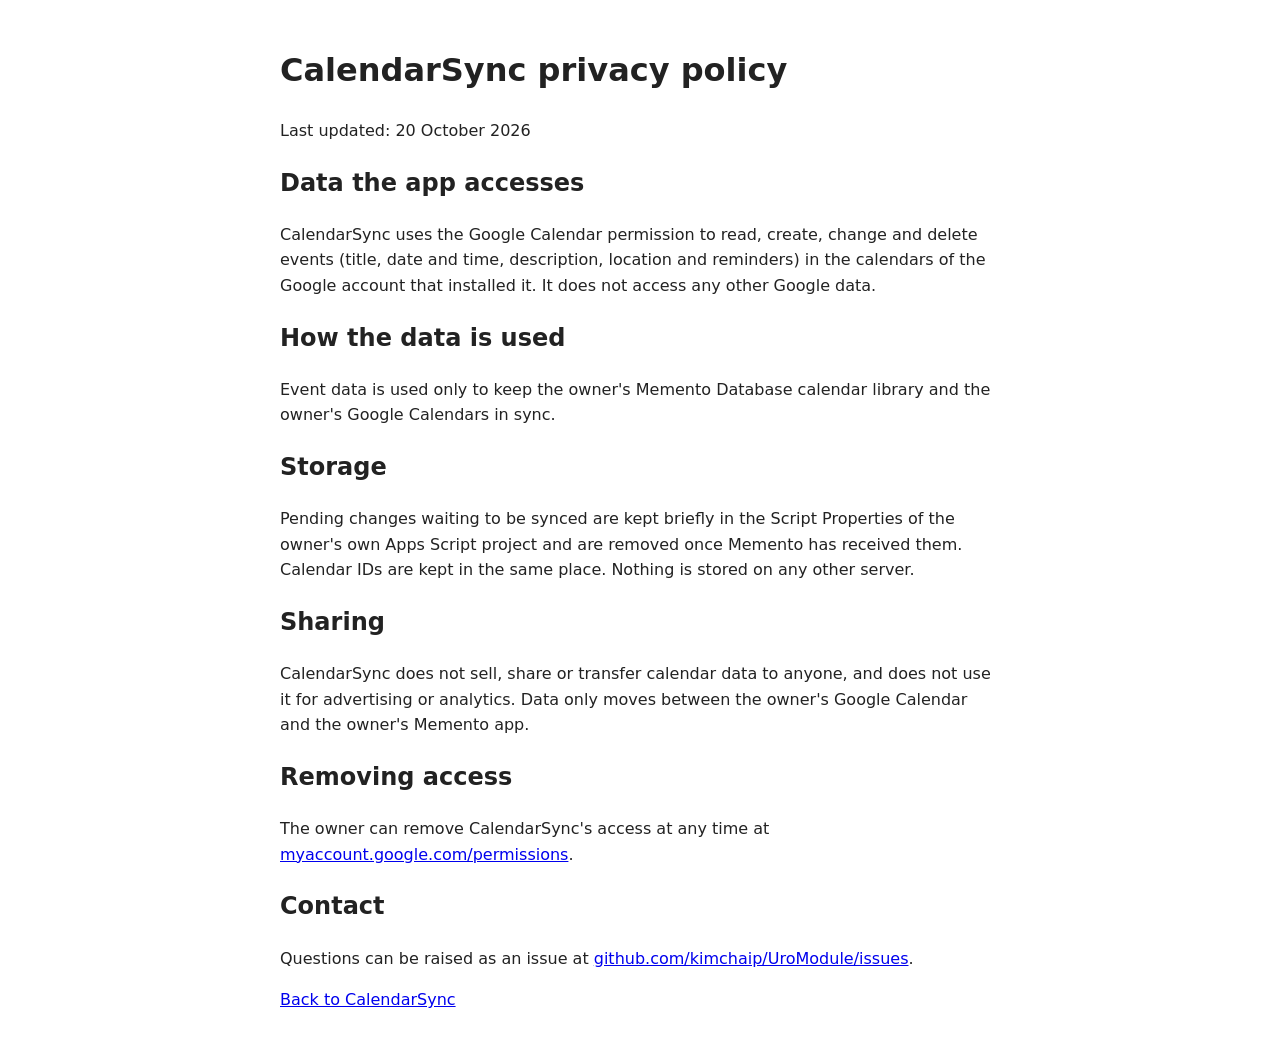
<file: docs/privacy.html>
<!doctype html>
<html lang="en">
<head>
<meta charset="utf-8">
<meta name="viewport" content="width=device-width, initial-scale=1">
<title>CalendarSync Privacy</title>
<style>
  body { font-family: system-ui, sans-serif; max-width: 720px; margin: 0 auto; padding: 24px 16px; line-height: 1.6; color: #222; background: #fff; }
  @media (prefers-color-scheme: dark) { body { color: #ddd; background: #161616; } a { color: #8ab4f8; } }
</style>
</head>
<body>
<h1>CalendarSync privacy policy</h1>
<p>Last updated: 20 October 2026</p>

<h2>Data the app accesses</h2>
<p>CalendarSync uses the Google Calendar permission to read, create, change and delete events
(title, date and time, description, location and reminders) in the calendars of the Google account that installed it.
It does not access any other Google data.</p>

<h2>How the data is used</h2>
<p>Event data is used only to keep the owner's Memento Database calendar library and the owner's Google Calendars in sync.</p>

<h2>Storage</h2>
<p>Pending changes waiting to be synced are kept briefly in the Script Properties of the owner's own Apps Script project
and are removed once Memento has received them.
Calendar IDs are kept in the same place. Nothing is stored on any other server.</p>

<h2>Sharing</h2>
<p>CalendarSync does not sell, share or transfer calendar data to anyone, and does not use it for advertising or analytics.
Data only moves between the owner's Google Calendar and the owner's Memento app.</p>

<h2>Removing access</h2>
<p>The owner can remove CalendarSync's access at any time at
<a href="https://myaccount.google.com/permissions">myaccount.google.com/permissions</a>.</p>

<h2>Contact</h2>
<p>Questions can be raised as an issue at <a href="https://github.com/kimchaip/UroModule/issues">github.com/kimchaip/UroModule/issues</a>.</p>

<p><a href="index.html">Back to CalendarSync</a></p>
</body>
</html>
</file>
